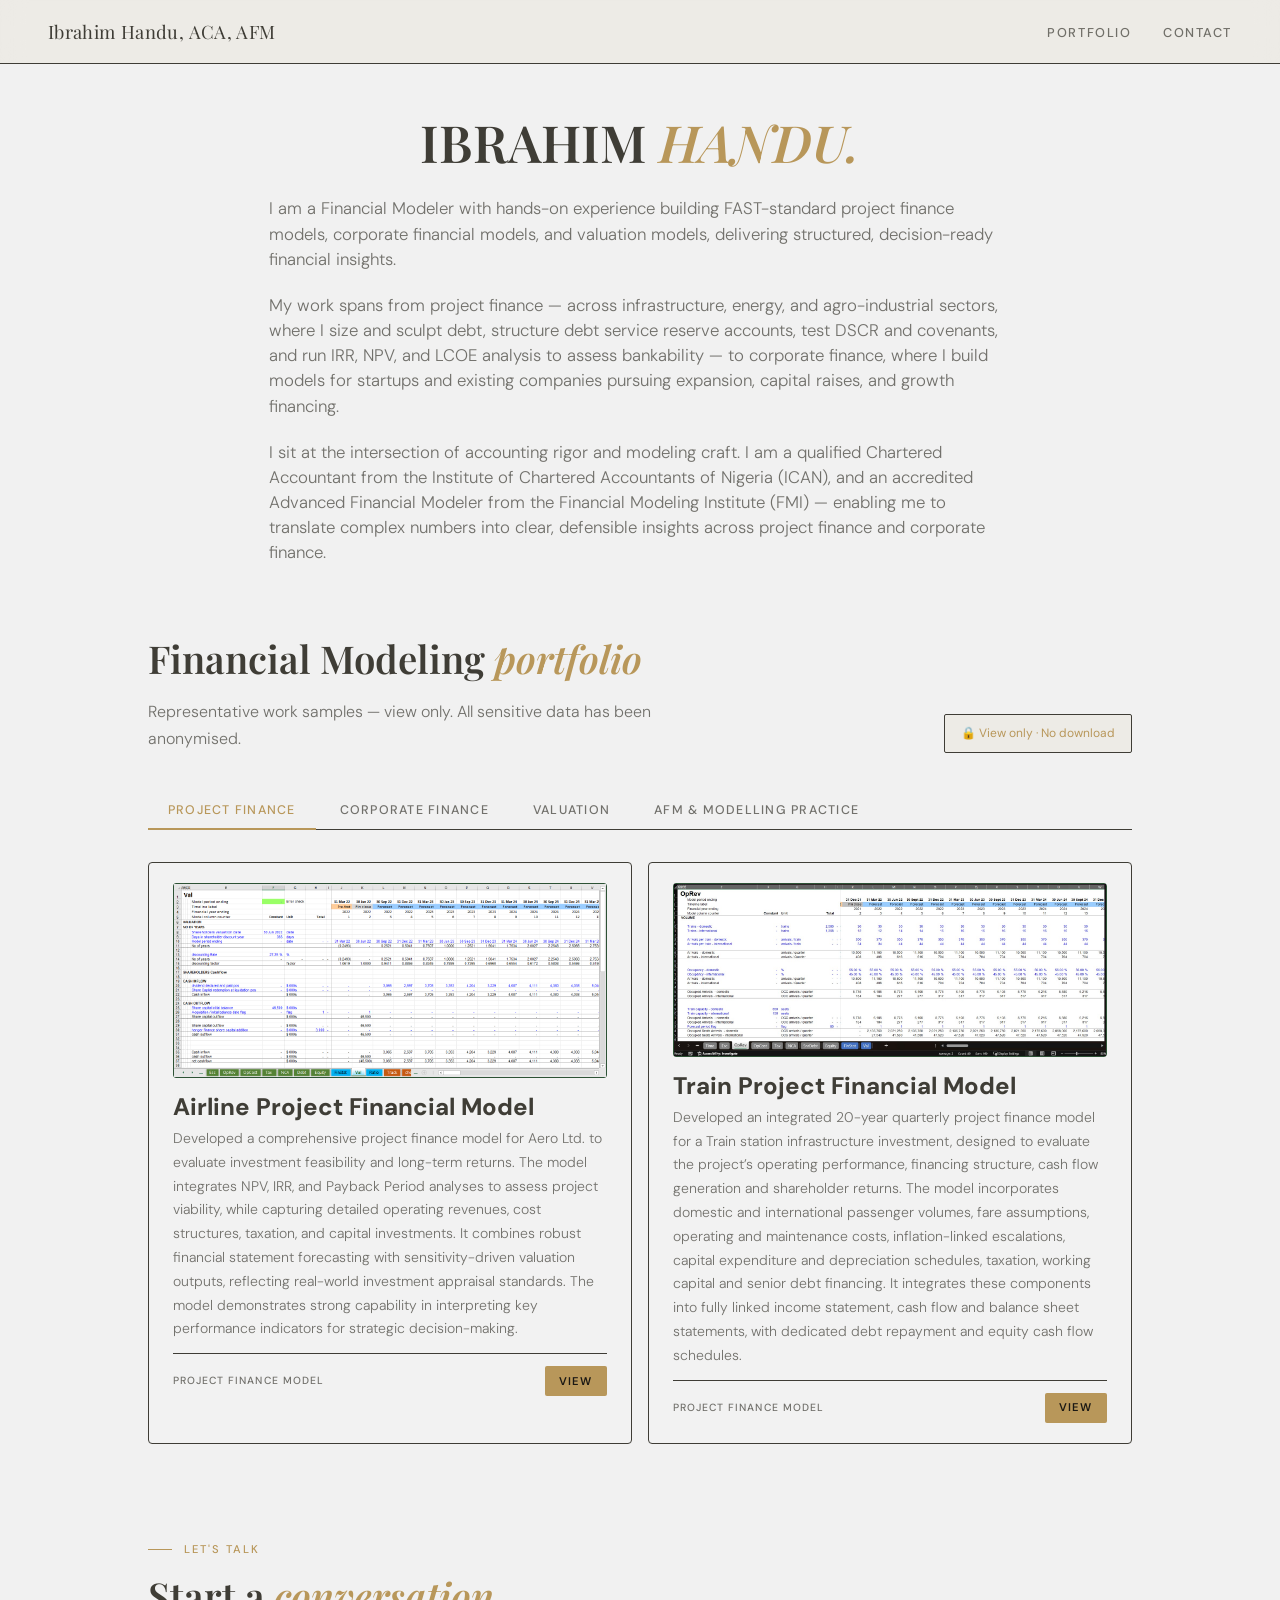
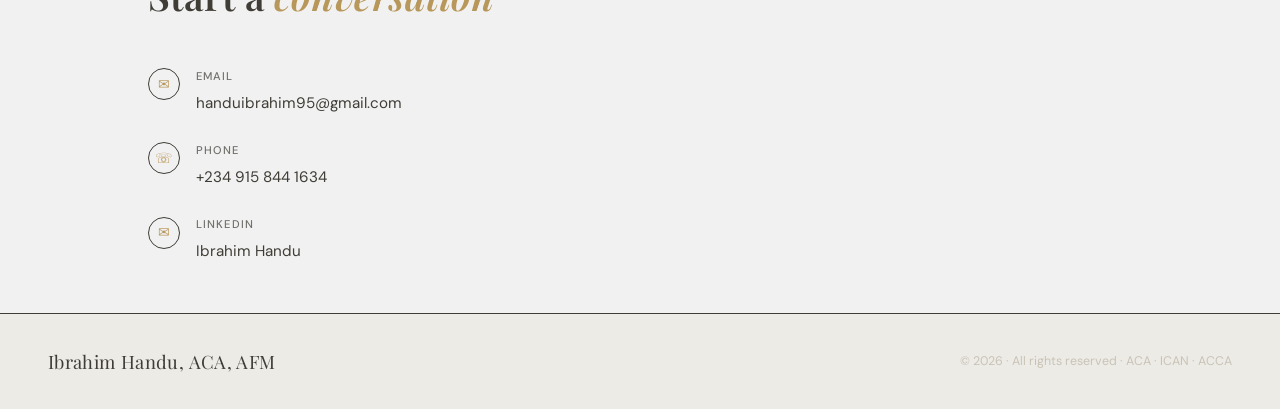
<file: index.html>
<!DOCTYPE html>
<html lang="en">
<head>
<meta charset="UTF-8" />
<meta name="viewport" content="width=device-width, initial-scale=1.0" />
<title>Ibrahim HANDU</title>
<link rel="stylesheet" href="portfolio.css">
<!-- <link rel="icon" type="image/png" href="assets/HI Monogram Logo.jpeg" /> -->
<link href="https://fonts.googleapis.com/css2?family=Playfair+Display:ital,wght@0,400;0,600;1,400&family=DM+Sans:wght@300;400;500&display=swap" rel="stylesheet" />

</head>
<body>

<!-- NAV -->
<nav>
  <div class="nav-logo">Ibrahim Handu, ACA, AFM</div>
  <ul class="nav-links">
    <!-- <li><a href="#services">Services</a></li> -->
    <li><a href="#documents">Portfolio</a></li>
    <!-- <li><a href="#testimonials">Testimonials</a></li> -->
    <li><a href="#contact">Contact</a></li>
  </ul>
</nav>

<!-- HERO -->
<section class="hero" id="home">

  <h1>IBRAHIM <em>HANDU.</em></h1>

  <p>
    I am a Financial Modeler with hands-on experience building FAST-standard project finance models, corporate financial models, and valuation models, delivering structured, decision-ready financial insights.</p> 
    
    <p> My work spans from project finance — across infrastructure, energy, and agro-industrial sectors, where I size and sculpt debt, structure debt service reserve accounts, test DSCR and covenants, and run IRR, NPV, and LCOE analysis to assess bankability — to corporate finance, where I build models for startups and existing companies pursuing expansion, capital raises, and growth financing.</p>
    
    <p>I sit at the intersection of accounting rigor and modeling craft. I am a qualified Chartered Accountant from the Institute of Chartered Accountants of Nigeria (ICAN), and an accredited Advanced Financial Modeler from the Financial Modeling Institute (FMI) — enabling me to translate complex numbers into clear, defensible insights across project finance and corporate finance.
  </p>
  <!-- <div class="btn-group">
      <a href="#documents" class="btn btn-primary">View Portfolio ↓</a>
      <a href="#contact" class="btn btn-outline">Get in Touch</a>
    </div> -->
    
</section>

<!-- SERVICES -->
<!-- <section id="services" class="alt">
  <div class="section-header">
    <div class="eyebrow">What I offer</div>
    <h2>Comprehensive <em>financial services</em></h2>
    <p class="sec-desc">Tailored solutions across audit, tax, advisory, and reporting — built to meet IFRS and Nigerian GAAP standards.</p>
  </div>
  <div class="services-grid">
    <div class="svc"><div class="svc-icon">⚖</div><h3>Audit & Assurance</h3><p>Independent statutory audits, internal control reviews, and compliance assessments that build stakeholder confidence.</p></div>
    <div class="svc"><div class="svc-icon">◈</div><h3>Tax Planning</h3><p>Corporate and personal income tax advisory, FIRS compliance, transfer pricing documentation, and VAT management.</p></div>
    <div class="svc"><div class="svc-icon">⬡</div><h3>Financial Reporting</h3><p>IFRS-compliant financial statements, management accounts, and consolidated group reporting for listed and unlisted entities.</p></div>
    <div class="svc"><div class="svc-icon">◇</div><h3>CFO Advisory</h3><p>Fractional CFO services including budgeting, cash flow forecasting, investor relations support, and board reporting.</p></div>
    <div class="svc"><div class="svc-icon">△</div><h3>Forensic Accounting</h3><p>Fraud investigation, dispute resolution, asset tracing, and litigation support for legal and regulatory proceedings.</p></div>
    <div class="svc"><div class="svc-icon">○</div><h3>Business Valuation</h3><p>DCF, comparable company, and asset-based valuations for M&A transactions, fundraising rounds, and corporate restructuring.</p></div>
  </div>
</section> -->

<!-- DOCUMENTS -->
<section id="documents">
  <div class="docs-top">
    <div>
      <div class="section-header" style="margin-bottom:0">
        <!-- <div class="eyebrow">Project samples</div> -->
        <h2>Financial Modeling <em>portfolio</em></h2>
        <p class="sec-desc">Representative work samples — view only. All sensitive data has been anonymised.</p>
      </div>
    </div>
    <div class="lock-badge">🔒 View only · No download</div>
  </div>
  <div class="doc-tabs">
    <button class="tab on" onclick="switchTab('pro',this)">Project Finance</button>
    <button class="tab" onclick="switchTab('cop',this)">Corporate finance</button>
    <button class="tab" onclick="switchTab('val',this)">Valuation</button>
    <button class="tab" onclick="switchTab('afm',this)">AFM & Modelling Practice</button>
  </div>

  <div class="doc-panel on" id="panel-pro">
    
    <!-- airline project finance model -->
    <div class="doc-card">
      <div class="doc-top">
        <div class="doc-ico xl">
          <img src="assets/aero.png" alt="">
        </div>
        <div>
          <div class="doc-title">Airline Project Financial Model</div>
          <div class="doc-sub">Developed a comprehensive project finance model for Aero Ltd. to evaluate investment feasibility and long-term returns. The model integrates NPV, IRR, and Payback Period analyses to assess project viability, while capturing detailed operating revenues, cost structures, taxation, and capital investments. It combines robust financial statement forecasting with sensitivity-driven valuation outputs, reflecting real-world investment appraisal standards. The model demonstrates strong capability in interpreting key performance indicators for strategic decision-making. <!--Annual · FMCG Client--></div>
        </div>
      </div>
      <div class="doc-foot">
        <span class="doc-tag">project finance model</span>
        <a href="https://1drv.ms/x/c/eab578e036866cc8/IQCDWZajL7tOS5EGHPJQ7fM1ARDeuaVE4CrnKT7tUUBVJP0?e=PzTRGk" target="_blank" class="view-btn">View</a>
      </div>
    </div>
    
    <!-- Isolated Mini grid -->
    <!-- <div class="doc-card">
      <div class="doc-top">
        <div class="doc-ico xl">
          <img src="assets/minigrid.jpeg" alt="Isolated Mini Grid">
        </div>
        <div>
          <div class="doc-title">Isolated Mini Grid</div>
          <div class="doc-sub"> --><!--Annual · FMCG Client--> <!--  </div>
        </div>
      </div>
      <div class="doc-foot">
        <span class="doc-tag">project finance model</span>
        <a href="https://1drv.ms/x/c/eab578e036866cc8/IQB8qtjO6fl6TYCX_soZ273gAc9HJihjQOLPMzm1CztQWik?e=2wCigx" target="_blank" class="view-btn">View</a>
      </div>
    </div> -->

    <!-- Train Project -->
    <div class="doc-card">
      <div class="doc-top">
        <div class="doc-ico xl">
          <img src="assets/train-project.jpeg" alt="Train Project">
        </div>
        <div>
          <div class="doc-title">Train Project Financial Model</div>
          <div class="doc-sub">
            Developed an integrated 20-year quarterly project finance model for a Train station infrastructure investment, designed to evaluate the project’s operating performance, financing structure, cash flow generation and shareholder returns.
            
            The model incorporates domestic and international passenger volumes, fare assumptions, operating and maintenance costs, inflation-linked escalations, capital expenditure and depreciation schedules, taxation, working capital and senior debt financing. It integrates these components into fully linked income statement, cash flow and balance sheet statements, with dedicated debt repayment and equity cash flow schedules.
             <!--Annual · FMCG Client-->
          </div>
        </div>
      </div>
      <div class="doc-foot">
        <span class="doc-tag">project finance model</span>
        <a href="" target="_blank" class="view-btn">View</a>
      </div>
    </div>

  </div>

  <div class="doc-panel" id="panel-cop">

    <!-- hotel hospitality model -->
    <div class="doc-card">
      <div class="doc-top">
        <div class="doc-ico xl">
          <img src="assets/aero.png" alt="">
        </div>
        <div>
          <div class="doc-title">Hotel Hospitality FP&A Model</div>
          <div class="doc-sub">Built a fully dynamic FP&A financial model for a hotel group to support strategic planning, budgeting, and performance management. The model integrates the Income Statement, Balance Sheet, and Cash Flow Statement, offering a forward-looking view of occupancy-driven revenues, cost efficiency, and capital allocation across multiple properties. It also includes comprehensive ratio analysis to evaluate profitability, liquidity, and operational performance for informed decision-making. <!--M&A Advisory · Fintech Target--></div>
        </div>
      </div>
      <div class="doc-foot">
        <span class="doc-tag">FP&A</span>
        <a href="https://1drv.ms/x/c/eab578e036866cc8/IQDvaZrehdYPQ7XUO8OGBxaBAVCkrLo098Wsu258EjVJReY?e=dPumal" target="_blank" class="view-btn">View</a>
      </div>
    </div>

    <!-- healthcare -->
    <div class="doc-card">
      <div class="doc-top">
        <div class="doc-ico xl">
          <img src="assets/good_care.png" alt="">
        </div>
        <div>
          <div class="doc-title">Healthcare FP&A Model</div>
          <div class="doc-sub">Built a fully dynamic FP&A financial model for a hospital group to support strategic planning, budgeting, and performance management. The model integrates the Income Statement, Balance Sheet, and Cash Flow Statement, providing a forward-looking view of profitability, liquidity, and capital efficiency across multiple service lines. <!--Q3 2024 · Retail Group--></div>
        </div>
      </div>
      <div class="doc-foot">
        <span class="doc-tag">FP&A</span>
        <a href="https://1drv.ms/x/c/eab578e036866cc8/IQDvn3jHaiiYR5ODmIxMuq3cAbuhjXfRT4KGGX6GmYUrNXE?e=NItFRU" target="_blank" class="view-btn">View</a>
      </div>
    </div>

  </div>

  <div class="doc-panel" id="panel-val">

    <!-- walmart -->
    <div class="doc-card">
      <div class="doc-top">
        <div class="doc-ico xl">
          <img src="assets/walmart.png" alt="">
        </div>
        <div>
          <div class="doc-title">DCF Valuation Model on Walmart</div>
          <div class="doc-sub">Developed a fully integrated DCF valuation model and a valuation multiple Ev/Ebitda to determine the intrinsic equity value of Walmart Inc., incorporating detailed forecasting of free cash flows computation consistent with professional valuation standards.</div>
        </div>
      </div>
      <div class="doc-foot">
        <span class="doc-tag">Valuation</span>
        <a href="https://1drv.ms/x/c/eab578e036866cc8/IQAPPWe_GPm1QKf3S985ydyxAYCoWDmayiGElwzcFNnwqD8?e=mdOggU" target="_blank" class="view-btn">View</a>
      </div>
    </div>

    <!-- zenith -->
    <div class="doc-card">
      <div class="doc-top">
        <div class="doc-ico xl">
          <img src="assets/zenith.jpeg" alt="">
        </div>
        <div>
          <div class="doc-title">DCF Valuation Model on Zenith</div>
          <div class="doc-sub">Developed a bank-specific DCF valuation and Comparable Company Analysis (CCA) for Zenith Bank Nigeria to estimate intrinsic and relative equity value. The analysis includes DCF-based implied share value, peer valuation multiples and a football field chart, with the resulting valuation broadly in line with analyst estimates.</div>
        </div>
      </div>
      <div class="doc-foot">
        <span class="doc-tag">Valuation</span>
        <a href="https://1drv.ms/x/c/eab578e036866cc8/IQAEPBofa8S0SJCUp5VX3g75AYge3D6E0jHNLc3exUiaRwE?e=6vegsI" target="_blank" class="view-btn">View</a>
      </div>
    </div>

  </div>

  <div class="doc-panel" id="panel-afm">

    <div class="doc-card">
      <div class="doc-top">
        <div class="doc-ico xl">
          <img src="assets/global-discount-financial-model.png" alt="">
        </div>
        <div>
          <div class="doc-title">Global Discount Inc.</div>
          <!-- <div class="doc-sub">Description of the worksheet goes here.</div> -->
        </div>
      </div>
      <div class="doc-foot">
        <span class="doc-tag">AFM & Modelling Practice</span>
        <a href="pdf/AFM_Exam_Worksheet Global Discount Ibrahim Handu.pdf" target="_blank" class="view-btn">View</a>
      </div>
    </div>

    <div class="doc-card">
      <div class="doc-top">
        <div class="doc-ico xl">
          <img src="assets/KPG-financial-model.png" alt="">
        </div>
        <div>
          <div class="doc-title">KPG Corps</div>
          <!-- <div class="doc-sub">Description of the mock goes here.</div> -->
        </div>
      </div>
      <div class="doc-foot">
        <span class="doc-tag">AFM & Modelling Practice</span>
        <a href="pdf/AFM_Mock_KPG_Ibrahim Handu.pdf" target="_blank" class="view-btn">View</a>
      </div>
    </div>

    <div class="doc-card">
      <div class="doc-top">
        <div class="doc-ico xl">
          <img src="assets/nudu-noodles-financial-model.png" alt="">
        </div>
        <div>
          <div class="doc-title">Nudu Noodles</div>
          <!-- <div class="doc-sub">Description of the mock goes here.</div> -->
        </div>
      </div>
      <div class="doc-foot">
        <span class="doc-tag">AFM & Modelling Practice</span>
        <a href="pdf/AFM_Mock_NuduNoodles_Ibrahim Handu.pdf" target="_blank" class="view-btn">View</a>
      </div>
    </div>

    <div class="doc-card">
      <div class="doc-top">
        <div class="doc-ico xl">
          <img src="assets/ctd-industries-financial-model.png" alt="">
        </div>
        <div>
          <div class="doc-title">CTD Industries</div>
          <!-- <div class="doc-sub">Description of the mock goes here.</div> -->
        </div>
      </div>
      <div class="doc-foot"><span class="doc-tag">AFM & Modelling Practice</span><a href="pdf/AFMMockCTDIndustries - Ibrahim Handu.pdf" target="_blank" class="view-btn">View</a></div>
    </div>

    <div class="doc-card">
      <div class="doc-top">
        <div class="doc-ico xl">
          <img src="assets/henderson-manufacturing-financial-model.png" alt="">
        </div>
        <div>
          <div class="doc-title">Henderson Manufacturing</div>
          <!-- <div class="doc-sub">Description of the report goes here.</div> -->
        </div>
      </div>
      <div class="doc-foot">
        <span class="doc-tag">AFM & Modelling Practice</span>
        <a href="pdf/Henderson Manufacturing -  Ibrahim Handu V_1.pdf" target="_blank" class="view-btn">View</a>
      </div>
    </div>

    <div class="doc-card">
      <div class="doc-top">
        <div class="doc-ico xl">
          <img src="assets/pure-wave-financial-model.png" alt="">
        </div>
        <div>
          <div class="doc-title">PureWave Sips Historicals</div>
          <!-- <div class="doc-sub">Description of the report goes here.</div> -->
        </div>
      </div>
      <div class="doc-foot">
        <span class="doc-tag">AFM & Modelling Practice</span>
        <a href="pdf/AFM_Mock_PureWave_Sips_Historicals- Ibrahim Handu.pdf" target="_blank" class="view-btn">View</a>
      </div>
    </div>

    <div class="doc-card">
      <div class="doc-top">
        <div class="doc-ico xl">
          <img src="assets/xcel-stores-financial-model.png" alt="">
        </div>
        <div>
          <div class="doc-title">Xcel Stores Properties</div>
          <!-- <div class="doc-sub">Description of the report goes here.</div> -->
        </div>
      </div>
      <div class="doc-foot">
        <span class="doc-tag">AFM & Modelling Practice</span>
        <a href="pdf/AFMMockXcelStoresProperties_Ibrahim Handu.pdf" target="_blank" class="view-btn">View</a>
      </div>
    </div>

  </div>


</section>

<!-- TESTIMONIALS -->
<!-- <section id="testimonials" class="alt">
  <div class="section-header">
    <div class="eyebrow">Client voices</div>
    <h2>What clients <em>say</em></h2>
  </div>
  <div class="tgrid">
    <div class="tcard">
      <div class="tquote">"</div>
      <p class="ttext">Ibrahim transformed our financial reporting process. The clarity he brought to our board-level presentations directly contributed to securing our Series A funding.</p>
      <div class="tauthor">Chukwuemeka Eze</div>
      <div class="trole">CEO, TechBridge Nigeria</div>
    </div>
    <div class="tcard">
      <div class="tquote">"</div>
      <p class="ttext">His audit team identified material misstatements our previous auditors had missed for two consecutive years. Thorough, professional, and discreet.</p>
      <div class="tauthor">Funmi Adeyemi</div>
      <div class="trole">CFO, Lagoon Retail Group</div>
    </div>
    <div class="tcard">
      <div class="tquote">"</div>
      <p class="ttext">We saved ₦18M in avoidable tax through his transfer pricing documentation. The investment in his advisory service paid for itself many times over.</p>
      <div class="tauthor">Dr. Kabiru Musa</div>
      <div class="trole">MD, NorthStar Holdings</div>
    </div>
  </div>
</section> -->

<!-- CONTACT -->
<section id="contact">
  <div class="section-header">
    <div class="eyebrow">Let's talk</div>
    <h2>Start a <em>conversation</em></h2>
  </div>
  <div class="cinfo">
    <div class="citem">
      <div class="cicon">✉</div>
      <div>
        <div class="clabel">Email</div>
        <a href="mailto:handuibrahim95@gmail.com" class="cval">handuibrahim95@gmail.com</a>
      </div>
    </div>
    <div class="citem">
      <div class="cicon">☏</div>
      <div>
        <div class="clabel">Phone</div>
        <a href="tel:+2349158441634" class="cval">+234 915 844 1634</a>
      </div>
    </div>
    <div class="citem">
      <div class="cicon">✉</div>
      <div>
        <div class="clabel">LinkedIn</div>
        <a href="https://www.linkedin.com/in/ibrahim-handu-?utm_source=share_via&utm_content=profile&utm_medium=member_ios" target="_blank" class="cval">Ibrahim Handu</a>
      </div>
    </div>
  </div>
</section>

<!-- FOOTER -->
<footer>
  <div class="flogo">Ibrahim Handu, ACA, AFM</div>
  <p>© 2026 · All rights reserved · ACA · ICAN · ACCA</p>
</footer>

<!-- MODAL -->
<div class="modal-bg no-copy" id="docModal" oncontextmenu="return false;">
  <div class="modal">
    <div class="modal-hd">
      <span class="modal-title" id="modalTitle">Document</span>
      <div class="modal-ctrls">
        <span class="vo-badge">🔒 View only</span>
        <button class="modal-x" onclick="closeModal()">✕</button>
      </div>
    </div>
    <div class="modal-body" id="modalBody"></div>
  </div>
</div>

<script src="portfolio.js"></script>
</body>
</html>


<!-- 


  <div class="hero-text">
    <div class="hero-eyebrow">Chartered Accountant · Lagos, Nigeria</div>
    <h1>Financial clarity<br/>for <em>ambitious</em><br/>businesses.</h1>
    <p class="hero-desc"> ___Over 14 years delivering precise financial oversight, strategic tax planning, and audit excellence to SMEs, corporates, and high-net-worth individuals across West Africa.___ An accounting graduate with a strong passion for financial modeling, valuation, and corporate finance strategy. My experience spans developing 3-statement FP&A models, Project models , DCF valuations models across diverse sectors.</p>
    <div class="btn-group">
      <a href="#documents" class="btn btn-primary">View Portfolio ↓</a>
      <a href="#contact" class="btn btn-outline">Get in Touch</a>
    </div>
  </div>
  <div class="hero-visual">
    <div class="stats-card">
      <div class="stats-grid">
        <div><div class="stat-num">14<span>+</span></div><div class="stat-label">Years experience</div></div>
        <div><div class="stat-num">200<span>+</span></div><div class="stat-label">Clients served</div></div>
        <div><div class="stat-num">₦4B<span>+</span></div><div class="stat-label">Assets managed</div></div>
        <div><div class="stat-num">98<span>%</span></div><div class="stat-label">Client retention</div></div>
      </div>
      <div class="cert-row">
        <span class="cert-badge">ACA</span>
        <span class="cert-badge">ICAN</span>
        <span class="cert-badge">ACCA</span>
        <span class="cert-badge">CPA</span>
        <span class="cert-badge">CFE</span>
      </div>
    </div>
  </div> 
  
  
-->
</file>
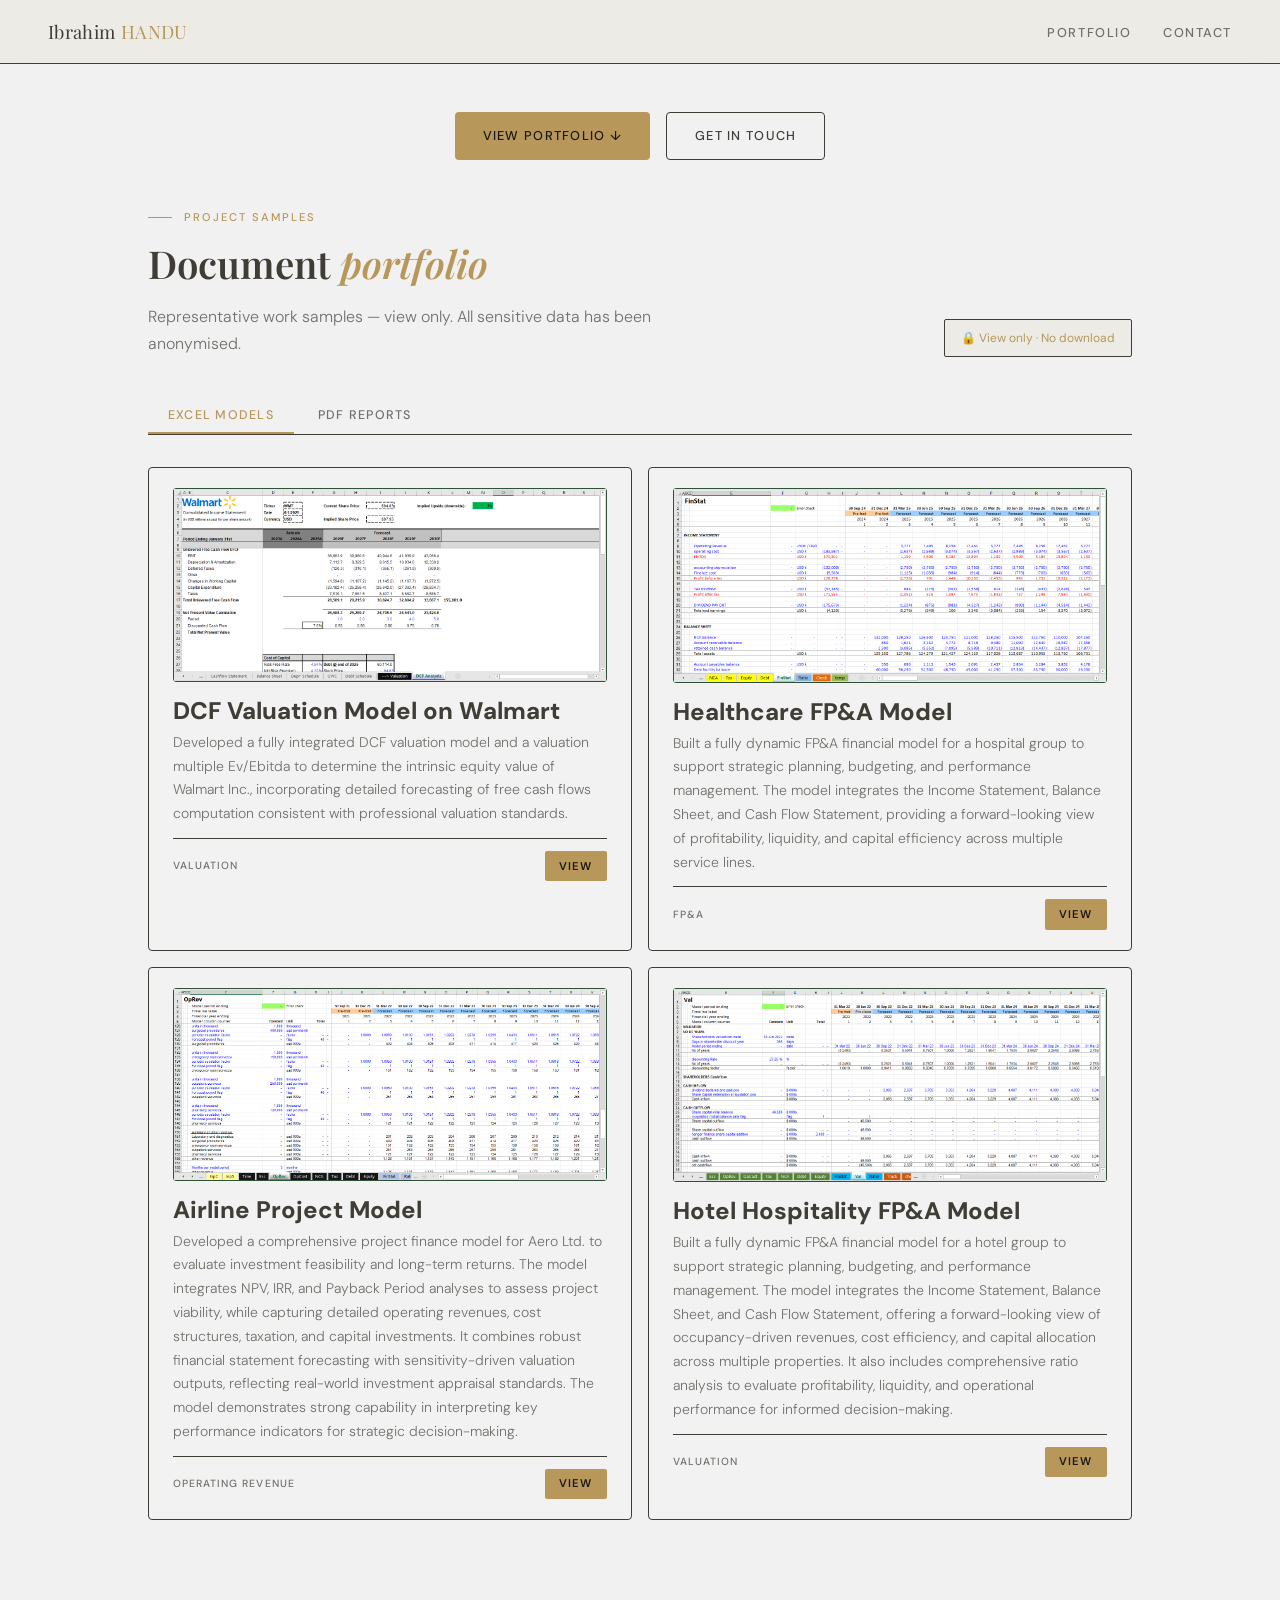
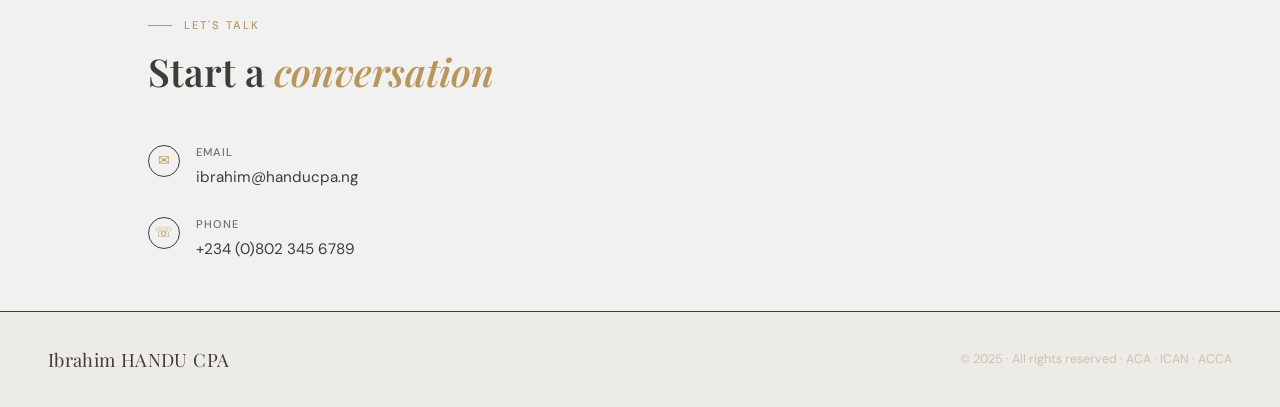
<file: portfolio.html>
<!DOCTYPE html>
<html lang="en">
<head>
<meta charset="UTF-8" />
<meta name="viewport" content="width=device-width, initial-scale=1.0" />
<title>Ibrahim HANDU — Chartered Accountant</title>
<link rel="stylesheet" href="portfolio.css">
<link href="https://fonts.googleapis.com/css2?family=Playfair+Display:ital,wght@0,400;0,600;1,400&family=DM+Sans:wght@300;400;500&display=swap" rel="stylesheet" />

</head>
<body>

<!-- NAV -->
<nav>
  <div class="nav-logo">Ibrahim <span>HANDU</span></div>
  <ul class="nav-links">
    <!-- <li><a href="#services">Services</a></li> -->
    <li><a href="#documents">Portfolio</a></li>
    <!-- <li><a href="#testimonials">Testimonials</a></li> -->
    <li><a href="#contact">Contact</a></li>
  </ul>
</nav>

<!-- HERO -->
<section class="hero" id="home">

    <div class="btn-group">
      <a href="#documents" class="btn btn-primary">View Portfolio ↓</a>
      <a href="#contact" class="btn btn-outline">Get in Touch</a>
    </div>
    
</section>

<!-- SERVICES -->
<!-- <section id="services" class="alt">
  <div class="section-header">
    <div class="eyebrow">What I offer</div>
    <h2>Comprehensive <em>financial services</em></h2>
    <p class="sec-desc">Tailored solutions across audit, tax, advisory, and reporting — built to meet IFRS and Nigerian GAAP standards.</p>
  </div>
  <div class="services-grid">
    <div class="svc"><div class="svc-icon">⚖</div><h3>Audit & Assurance</h3><p>Independent statutory audits, internal control reviews, and compliance assessments that build stakeholder confidence.</p></div>
    <div class="svc"><div class="svc-icon">◈</div><h3>Tax Planning</h3><p>Corporate and personal income tax advisory, FIRS compliance, transfer pricing documentation, and VAT management.</p></div>
    <div class="svc"><div class="svc-icon">⬡</div><h3>Financial Reporting</h3><p>IFRS-compliant financial statements, management accounts, and consolidated group reporting for listed and unlisted entities.</p></div>
    <div class="svc"><div class="svc-icon">◇</div><h3>CFO Advisory</h3><p>Fractional CFO services including budgeting, cash flow forecasting, investor relations support, and board reporting.</p></div>
    <div class="svc"><div class="svc-icon">△</div><h3>Forensic Accounting</h3><p>Fraud investigation, dispute resolution, asset tracing, and litigation support for legal and regulatory proceedings.</p></div>
    <div class="svc"><div class="svc-icon">○</div><h3>Business Valuation</h3><p>DCF, comparable company, and asset-based valuations for M&A transactions, fundraising rounds, and corporate restructuring.</p></div>
  </div>
</section> -->

<!-- DOCUMENTS -->
<section id="documents">
  <div class="docs-top">
    <div>
      <div class="section-header" style="margin-bottom:0">
        <div class="eyebrow">Project samples</div>
        <h2>Document <em>portfolio</em></h2>
        <p class="sec-desc">Representative work samples — view only. All sensitive data has been anonymised.</p>
      </div>
    </div>
    <div class="lock-badge">🔒 View only · No download</div>
  </div>
  <div class="doc-tabs">
    <button class="tab on" onclick="switchTab('excel',this)">Excel Models</button>
    <button class="tab" onclick="switchTab('pdf',this)">PDF Reports</button>
  </div>

  <div class="doc-panel on" id="panel-excel">

    <div class="doc-card">
      <div class="doc-top">
        <div class="doc-ico xl">
          <img src="/bosun_portfolio/assets/walmart.png" alt="">
        </div>
        <div>
          <div class="doc-title">DCF Valuation Model on Walmart</div>
          <div class="doc-sub">Developed a fully integrated DCF valuation model and a valuation multiple Ev/Ebitda to determine the intrinsic equity value of Walmart Inc., incorporating detailed forecasting of free cash flows computation consistent with professional valuation standards.<!--FY 2024 · Manufacturing SME--></div>
        </div>
      </div>
      <div class="doc-foot">
        <span class="doc-tag">Valuation</span>
        <a href="https://1drv.ms/x/c/eab578e036866cc8/IQAPPWe_GPm1QKf3S985ydyxAYCoWDmayiGElwzcFNnwqD8?e=mdOggU" target="_blank" class="view-btn">View</a>
      </div>
    </div>

    <div class="doc-card">
      <div class="doc-top">
        <div class="doc-ico xl">
          <img src="assets/hotel_hilton.png" alt="">
        </div>
        <div>
          <div class="doc-title">Healthcare FP&A Model</div>
          <div class="doc-sub">Built a fully dynamic FP&A financial model for a hospital group to support strategic planning, budgeting, and performance management. The model integrates the Income Statement, Balance Sheet, and Cash Flow Statement, providing a forward-looking view of profitability, liquidity, and capital efficiency across multiple service lines. <!--Q3 2024 · Retail Group--></div>
        </div>
      </div>
      <div class="doc-foot">
        <span class="doc-tag">FP&A</span>
        <a href="https://1drv.ms/x/c/eab578e036866cc8/IQDvn3jHaiiYR5ODmIxMuq3cAbuhjXfRT4KGGX6GmYUrNXE?e=NItFRU" target="_blank" class="view-btn">View</a>
      </div>
    </div>

    <div class="doc-card">
      <div class="doc-top">
        <div class="doc-ico xl">
          <img src="assets/good_care.png" alt="">
        </div>
        <div>
          <div class="doc-title">Airline Project Model</div>
          <div class="doc-sub">Developed a comprehensive project finance model for Aero Ltd. to evaluate investment feasibility and long-term returns. The model integrates NPV, IRR, and Payback Period analyses to assess project viability, while capturing detailed operating revenues, cost structures, taxation, and capital investments. It combines robust financial statement forecasting with sensitivity-driven valuation outputs, reflecting real-world investment appraisal standards. The model demonstrates strong capability in interpreting key performance indicators for strategic decision-making. <!--Annual · FMCG Client--></div>
        </div>
      </div>
      <div class="doc-foot">
        <span class="doc-tag">operating revenue</span>
        <a href="https://1drv.ms/x/c/eab578e036866cc8/IQCDWZajL7tOS5EGHPJQ7fM1ARDeuaVE4CrnKT7tUUBVJP0?e=PzTRGk" target="_blank" class="view-btn">View</a>
      </div>
    </div>

    <div class="doc-card">
      <div class="doc-top">
        <div class="doc-ico xl">
          <img src="assets/aero.png" alt="">
        </div>
        <div>
          <div class="doc-title">Hotel Hospitality FP&A Model</div>
          <div class="doc-sub">Built a fully dynamic FP&A financial model for a hotel group to support strategic planning, budgeting, and performance management. The model integrates the Income Statement, Balance Sheet, and Cash Flow Statement, offering a forward-looking view of occupancy-driven revenues, cost efficiency, and capital allocation across multiple properties. It also includes comprehensive ratio analysis to evaluate profitability, liquidity, and operational performance for informed decision-making. <!--M&A Advisory · Fintech Target--></div>
        </div>
      </div>
      <div class="doc-foot">
        <span class="doc-tag">Valuation</span>
        <a href="https://1drv.ms/x/c/eab578e036866cc8/IQDvaZrehdYPQ7XUO8OGBxaBAVCkrLo098Wsu258EjVJReY?e=dPumal" target="_blank" class="view-btn">View</a>
      </div>
    </div>
  </div>

  <div class="doc-panel" id="panel-pdf">

    <div class="doc-card">
      <div class="doc-top">
        <div class="doc-ico pd">
          <div class="pdf-view"alt="PDF">PDF</div>
        </div>
        <div>
          <div class="doc-title">AFM_Exam_Worksheet Global Discount</div>
          <div class="doc-sub">Description of the worksheet goes here.</div>
        </div>
      </div>
      <div class="doc-foot">
        <span class="doc-tag">Audit</span>
        <a href="pdf/AFM_Exam_Worksheet Global Discount Ibrahim Handu.pdf" target="_blank" class="view-btn">View</a>
      </div>
    </div>

    <div class="doc-card">
      <div class="doc-top">
        <div class="doc-ico pd">PDF</div>
        <div>
          <div class="doc-title">AFM_Mock_KPG</div>
          <div class="doc-sub">Description of the mock goes here.</div>
        </div>
      </div>
      <div class="doc-foot">
        <span class="doc-tag">Tax</span>
        <a href="pdf/AFM_Mock_KPG_Ibrahim Handu.pdf" target="_blank" class="view-btn">View</a>
      </div>
    </div>

    <div class="doc-card">
      <div class="doc-top"><div class="doc-ico pd">PDF</div><div><div class="doc-title">AFM_Mock_NuduNoodles</div><div class="doc-sub">Description of the mock goes here.</div></div></div>
      <div class="doc-foot"><span class="doc-tag">Valuation</span><a href="pdf/AFM_Mock_NuduNoodles_Ibrahim Handu.pdf" target="_blank" class="view-btn">View</a></div>
    </div>

    <div class="doc-card">
      <div class="doc-top"><div class="doc-ico pd">PDF</div><div><div class="doc-title">AFMMockCTDIndustries</div><div class="doc-sub">Description of the mock goes here.</div></div></div>
      <div class="doc-foot"><span class="doc-tag">Management Accounts</span><a href="pdf/AFMMockCTDIndustries - Ibrahim Handu.pdf" target="_blank" class="view-btn">View</a></div>
    </div>

    <div class="doc-card">
      <div class="doc-top">
        <div class="doc-ico pd">PDF</div>
        <div>
          <div class="doc-title">Henderson Manufacturing</div>
          <div class="doc-sub">Description of the report goes here.</div>
        </div>
      </div>
      <div class="doc-foot">
        <span class="doc-tag">Management Accounts</span>
        <a href="pdf/Henderson Manufacturing -  Ibrahim Handu V_1.pdf - Ibrahim Handu.pdf" target="_blank" class="view-btn">View</a>
      </div>
    </div>

  </div>
</section>

<!-- TESTIMONIALS -->
<!-- <section id="testimonials" class="alt">
  <div class="section-header">
    <div class="eyebrow">Client voices</div>
    <h2>What clients <em>say</em></h2>
  </div>
  <div class="tgrid">
    <div class="tcard">
      <div class="tquote">"</div>
      <p class="ttext">Ibrahim transformed our financial reporting process. The clarity he brought to our board-level presentations directly contributed to securing our Series A funding.</p>
      <div class="tauthor">Chukwuemeka Eze</div>
      <div class="trole">CEO, TechBridge Nigeria</div>
    </div>
    <div class="tcard">
      <div class="tquote">"</div>
      <p class="ttext">His audit team identified material misstatements our previous auditors had missed for two consecutive years. Thorough, professional, and discreet.</p>
      <div class="tauthor">Funmi Adeyemi</div>
      <div class="trole">CFO, Lagoon Retail Group</div>
    </div>
    <div class="tcard">
      <div class="tquote">"</div>
      <p class="ttext">We saved ₦18M in avoidable tax through his transfer pricing documentation. The investment in his advisory service paid for itself many times over.</p>
      <div class="tauthor">Dr. Kabiru Musa</div>
      <div class="trole">MD, NorthStar Holdings</div>
    </div>
  </div>
</section> -->

<!-- CONTACT -->
<section id="contact">
  <div class="section-header">
    <div class="eyebrow">Let's talk</div>
    <h2>Start a <em>conversation</em></h2>
  </div>
  <div class="cinfo">
    <div class="citem">
      <div class="cicon">✉</div>
      <div><div class="clabel">Email</div><div class="cval">ibrahim@handucpa.ng</div></div>
    </div>
    <div class="citem">
      <div class="cicon">☏</div>
      <div><div class="clabel">Phone</div><div class="cval">+234 (0)802 345 6789</div></div>
    </div>
  </div>
</section>

<!-- FOOTER -->
<footer>
  <div class="flogo">Ibrahim HANDU CPA</div>
  <p>© 2025 · All rights reserved · ACA · ICAN · ACCA</p>
</footer>

<!-- MODAL -->
<div class="modal-bg no-copy" id="docModal" oncontextmenu="return false;">
  <div class="modal">
    <div class="modal-hd">
      <span class="modal-title" id="modalTitle">Document</span>
      <div class="modal-ctrls">
        <span class="vo-badge">🔒 View only</span>
        <button class="modal-x" onclick="closeModal()">✕</button>
      </div>
    </div>
    <div class="modal-body" id="modalBody"></div>
  </div>
</div>

<script src="portfolio.js"></script>
</body>
</html>



<!-- 


  <div class="hero-text">
    <div class="hero-eyebrow">Chartered Accountant · Lagos, Nigeria</div>
    <h1>Financial clarity<br/>for <em>ambitious</em><br/>businesses.</h1>
    <p class="hero-desc"> ___Over 14 years delivering precise financial oversight, strategic tax planning, and audit excellence to SMEs, corporates, and high-net-worth individuals across West Africa.___ An accounting graduate with a strong passion for financial modeling, valuation, and corporate finance strategy. My experience spans developing 3-statement FP&A models, Project models , DCF valuations models across diverse sectors.</p>
    <div class="btn-group">
      <a href="#documents" class="btn btn-primary">View Portfolio ↓</a>
      <a href="#contact" class="btn btn-outline">Get in Touch</a>
    </div>
  </div>
  <div class="hero-visual">
    <div class="stats-card">
      <div class="stats-grid">
        <div><div class="stat-num">14<span>+</span></div><div class="stat-label">Years experience</div></div>
        <div><div class="stat-num">200<span>+</span></div><div class="stat-label">Clients served</div></div>
        <div><div class="stat-num">₦4B<span>+</span></div><div class="stat-label">Assets managed</div></div>
        <div><div class="stat-num">98<span>%</span></div><div class="stat-label">Client retention</div></div>
      </div>
      <div class="cert-row">
        <span class="cert-badge">ACA</span>
        <span class="cert-badge">ICAN</span>
        <span class="cert-badge">ACCA</span>
        <span class="cert-badge">CPA</span>
        <span class="cert-badge">CFE</span>
      </div>
    </div>
  </div> 
  
  
-->
</file>
<file: portfolio.css>
*, *::before, *::after { box-sizing: border-box; margin: 0; padding: 0; }

:root {
  --gold:        #b8975a;
  --gold-light:  #e8d5a8;
  --gold-dim:    #c9a96e;
  --ink:         #3f3d36;
  --ink-soft:    #3f3d36b7;
  --bg:          #F1F1F1;
  --bg-raised:   #201d18;
  --bg-card:     #F2F2F2;
  --border:      #3f3d36;
  --border-s:    #3F3D36;
  --shadow:      0 2px 24px rgba(0,0,0,0.5);
  --r:           4px;
}

html { scroll-behavior: smooth; }

body {
  font-family: 'DM Sans', sans-serif;
  background: var(--bg);
  color: var(--ink);
  font-size: 16px;
  line-height: 1.7;
  overflow-x: hidden;
}

/* NAV */
nav {
  position: fixed; top: 0; left: 0; right: 0; z-index: 100;
  display: flex; align-items: center; justify-content: space-between;
  padding: 1rem 3rem;
  background: #b8975a12;
  backdrop-filter: blur(12px);
  border-bottom: 0.5px solid var(--border);
}
.nav-logo {
  font-family: 'Playfair Display', serif;
  font-size: 1.15rem;
  color: var(--ink);
  letter-spacing: 0.02em;
}
.nav-logo span { color: var(--gold); }
.nav-links { display: flex; gap: 2rem; list-style: none; }
.nav-links a {
  font-size: 0.8rem; font-weight: 500;
  text-transform: uppercase; letter-spacing: 0.12em;
  color: var(--ink-soft); text-decoration: none;
  transition: color 0.2s;
}
.nav-links a:hover { color: var(--gold); }

/* HERO */
.hero {
  /* min-height: 60vh; */
  display: flex;
  flex-direction: column;
  justify-content: center;
  align-items: center;
  width: 80%;
  margin-bottom: 0;
  margin-inline: auto;
  padding: 7rem 3rem 0;
  /* position: relative; */
}

.hero p {
  font-size: 1.05rem; 
  color: var(--ink-soft);
  max-width: 80%; 
  margin-bottom: 1.3rem;
  font-weight: 300; 
  line-height: 1.5;
}
/* 

  .hero::before {
    content: '';
    position: absolute; top: 0; right: 0;
    width: 45%; height: 100%;
    background: linear-gradient(160deg, var(--bg-raised) 0%, var(--bg) 70%);
    z-index: 0;
    border-left: 0.5px solid var(--border);
  } 
  .hero-text { 
    /* position: relative; 
    margin-left: -20em;
    z-index: 1;
    background-color: #1a1814;
    border: #b8975a 1px solid;
    border-radius: 20px;
    width: 50em;
    padding: 50px;
  }
  .hero-eyebrow {
    font-size: 0.72rem; font-weight: 500;
    text-transform: uppercase; letter-spacing: 0.18em;
    color: var(--gold); margin-bottom: 1.25rem;
    display: flex; align-items: center; gap: 0.75rem;
  }
  .hero-eyebrow::before {
    content: ''; display: inline-block;
    width: 2rem; height: 1px; background: var(--gold);
  }

*/

h1 {
  font-family: 'Playfair Display', serif;
  font-size: clamp(2.4rem, 4vw, 3.6rem);
  line-height: 1.18; font-weight: 600;
  color: var(--ink); margin-bottom: 1.5rem;
  width: 100%; max-width: 38ch; text-align: center;
}
h1 em { font-style: italic; color: var(--gold); }
.hero-desc {
  font-size: 1rem; color: var(--ink-soft);
  max-width: 38ch; margin-bottom: 2.5rem;
  font-weight: 300; line-height: 1.8;
}
.btn-group { display: flex; gap: 1rem; flex-wrap: wrap; }
.btn {
  display: inline-flex; align-items: center; gap: 0.5rem;
  padding: 0.75rem 1.75rem; border-radius: var(--r);
  font-size: 0.8rem; font-weight: 500;
  text-transform: uppercase; letter-spacing: 0.1em;
  cursor: pointer; text-decoration: none;
  transition: all 0.2s; border: none;
  font-family: 'DM Sans', sans-serif;
}
.btn-primary { background: var(--gold); color: #1a1814; }
.btn-primary:hover { background: var(--gold-light); }
.btn-outline { background: transparent; color: var(--ink); border: 1px solid var(--border-s); }
.btn-outline:hover { border-color: var(--gold); color: var(--gold); }

.hero-visual { position: relative; z-index: 1; }
.stats-card {
  background: var(--bg-card);
  border: 0.5px solid var(--border-s);
  border-radius: var(--r);
  padding: 2rem 2.25rem;
  box-shadow: var(--shadow);
}
.stats-grid { display: grid; grid-template-columns: 1fr 1fr; gap: 2rem; margin-bottom: 2rem; }
.stat-num {
  font-family: 'Playfair Display', serif;
  font-size: 2.2rem; font-weight: 600;
  color: var(--ink); line-height: 1; margin-bottom: 0.25rem;
}
.stat-num span { font-size: 1.2rem; color: var(--gold); }
.stat-label {
  font-size: 0.72rem; text-transform: uppercase;
  letter-spacing: 0.12em; color: var(--ink-soft); font-weight: 500;
}
.cert-row {
  display: flex; flex-wrap: wrap; gap: 0.5rem;
  border-top: 0.5px solid var(--border); padding-top: 1.25rem;
}
.cert-badge {
  font-size: 0.68rem; font-weight: 500;
  text-transform: uppercase; letter-spacing: 0.1em;
  padding: 0.3rem 0.75rem; border-radius: 2px;
  border: 0.5px solid var(--border-s);
  color: var(--gold); background: rgba(184,151,90,0.08);
}

/* SECTIONS */
section { padding: 3rem; margin: 0 100px;}
.alt { background: var(--bg-raised); }
.section-header { margin-bottom: 3rem; }
.eyebrow {
  font-size: 0.7rem; font-weight: 500;
  text-transform: uppercase; letter-spacing: 0.18em;
  color: var(--gold); margin-bottom: 0.75rem;
  display: flex; align-items: center; gap: 0.75rem;
}
.eyebrow::before {
  content: ''; display: inline-block;
  width: 1.5rem; height: 1px; background: var(--gold);
}
h2 {
  font-family: 'Playfair Display', serif;
  font-size: clamp(1.8rem, 3vw, 2.5rem);
  font-weight: 600; line-height: 1.25; color: var(--ink);
}
h2 em { font-style: italic; color: var(--gold); }
.sec-desc { margin-top: 1rem; color: var(--ink-soft); max-width: 52ch; font-weight: 300; }

/* SERVICES */
.services-grid {
  display: grid;
  grid-template-columns: repeat(auto-fit, minmax(240px, 1fr));
  gap: 1px; background: var(--border);
  border: 1px solid var(--border);
}
.svc {
  padding: 2rem 1.75rem;
  background: var(--bg-raised);
  transition: background 0.2s;
}
.svc:hover { background: var(--bg-card); }
.svc-icon {
  width: 2.5rem; height: 2.5rem;
  border: 0.5px solid var(--border-s);
  border-radius: 50%;
  display: flex; align-items: center; justify-content: center;
  margin-bottom: 1.25rem; color: var(--gold); font-size: 1rem;
}
.svc h3 {
  font-family: 'Playfair Display', serif;
  font-size: 1.05rem; font-weight: 600;
  margin-bottom: 0.6rem; color: var(--ink);
}
.svc p { font-size: 0.88rem; color: var(--ink-soft); line-height: 1.7; font-weight: 300; }

/* DOCUMENTS */
.docs-top {
  display: flex; align-items: flex-start; justify-content: space-between;
  gap: 2rem; flex-wrap: wrap; margin-bottom: 2.5rem;
}
.lock-badge {
  font-size: 0.75rem; color: var(--gold);
  border: 0.5px solid var(--border-s);
  padding: 0.5rem 1rem; border-radius: 2px;
  background: #b8975a12;
  white-space: nowrap; align-self: flex-end;
}
.doc-tabs {
  display: flex; gap: 0.25rem;
  border-bottom: 0.5px solid var(--border); margin-bottom: 2rem;
}
.tab {
  background: none; border: none;
  padding: 0.6rem 1.25rem;
  font-family: 'DM Sans', sans-serif;
  font-size: 0.78rem; font-weight: 500;
  text-transform: uppercase; letter-spacing: 0.1em;
  color: var(--ink-soft); cursor: pointer;
  border-bottom: 2px solid transparent; margin-bottom: -0.5px;
  transition: color 0.2s;
}
.tab:hover { color: var(--ink); }
.tab.on { color: var(--gold); border-bottom-color: var(--gold); }

.doc-panel { display: none;}
.doc-panel.on { display: grid; grid-template-columns: repeat(2, minmax(260px, 1fr)); gap: 1rem; }
@media (max-width: 1100px) {
  section{ margin: 0; }
  .doc-panel.on { grid-template-columns: 1fr; }
}

.doc-card {
  border: 0.5px solid var(--border);
  border-radius: var(--r);
  padding: 1.25rem 1.5rem;
  background: var(--bg-card);
  display: flex; flex-direction: column; gap: 0.75rem;
  transition: border-color 0.2s, box-shadow 0.2s;
}
.doc-card:hover { border-color: var(--border-s); box-shadow: var(--shadow); }
.doc-top { display: flex; flex-direction: column; align-items: flex-start; gap: 0.75rem; }

.doc-ico {
  flex-shrink: 0; width: 100%; max-height: 30rem;
  border-radius: 3px;
  display: flex; align-items: center; justify-content: center;
  flex-direction: row;
  font-size: 0.6rem; font-weight: 700;
  text-transform: uppercase; letter-spacing: 0.06em;
}
.doc-ico.xl { background: #1a2e1e; color: #5dba7a; border: 0.5px solid #2d5235; }
.doc-ico.pd { background: #2e1a1a; color: #e07070; border: 0.%5px solid #522d2d; height: 30em;}
.doc-ico img{
  object-fit: fill;
  max-width: 100%;
  object-fit: cover;
}

.doc-title { 
  font-size: 1.5rem; 
  font-weight: 800; 
  color: var(--ink); 
  margin-bottom: 0.2rem; 
  line-height: 1.4; 
}

.doc-sub   { 
  font-size: 0.875rem; 
  color: var(--ink-soft); 
  font-weight: 300; }
.doc-foot {
  display: flex; align-items: center; justify-content: space-between;
  border-top: 0.5px solid var(--border); padding-top: 0.75rem;
}
.doc-tag { font-size: 0.65rem; font-weight: 500; text-transform: uppercase; letter-spacing: 0.1em; color: var(--ink-soft); }
.view-btn {
  background: var(--gold); color: #1a1814;
  border: none; padding: 0.35rem 0.9rem;
  border-radius: 2px; font-size: 0.7rem; font-weight: 600;
  text-decoration: none;
  color: #1a1814;
  text-transform: uppercase; letter-spacing: 0.1em;
  cursor: pointer; transition: background 0.2s;
  font-family: 'DM Sans', sans-serif;
}
.view-btn:hover { background: var(--gold-light); }

/* MODAL */
.modal-bg {
  display: none; position: fixed; inset: 0;
  background: rgba(10,9,7,0.88);
  backdrop-filter: blur(6px);
  z-index: 200; align-items: center; justify-content: center;
}
.modal-bg.on { display: flex; }
.modal {
  background: var(--bg-card);
  border: 0.5px solid var(--border-s);
  border-radius: var(--r);
  width: min(92vw, 900px); max-height: 88vh;
  display: flex; flex-direction: column; overflow: hidden;
  box-shadow: 0 8px 64px rgba(0,0,0,0.7);
  animation: up 0.25s ease;
}
@keyframes up { from { transform: translateY(20px); opacity: 0; } to { transform: none; opacity: 1; } }
.modal-hd {
  display: flex; align-items: center; justify-content: space-between;
  padding: 1rem 1.5rem; border-bottom: 0.5px solid var(--border); flex-shrink: 0;
}
.modal-title { font-size: 0.85rem; font-weight: 500; color: var(--ink); }
.modal-ctrls { display: flex; align-items: center; gap: 0.75rem; }
.vo-badge {
  font-size: 0.65rem; font-weight: 500;
  text-transform: uppercase; letter-spacing: 0.1em;
  color: var(--gold); background: rgba(184,151,90,0.1);
  border: 0.5px solid var(--border-s);
  padding: 0.25rem 0.6rem; border-radius: 2px;
}
.modal-x {
  background: none; border: none; cursor: pointer;
  color: var(--ink-soft); font-size: 1.25rem;
  line-height: 1; padding: 0.25rem; transition: color 0.2s;
}
.modal-x:hover { color: var(--ink); }
.modal-body { flex: 1; overflow: hidden; }

/* Spreadsheet viewer */
.ss-wrap { width: 100%; height: 100%; overflow: auto; padding: 1rem; background: #111; }
.ss-tbl {
  border-collapse: collapse; font-family: 'DM Sans', sans-serif;
  font-size: 0.82rem; background: #1c1a16;
  width: max-content; min-width: 100%; user-select: none;
}
.ss-tbl thead th {
  background: #2a2720; border: 1px solid #333;
  padding: 0.4rem 1rem; text-align: center;
  font-weight: 600; font-size: 0.75rem; color: #999;
  white-space: nowrap; position: sticky; top: 0; z-index: 2;
}
.rn {
  background: #2a2720 !important; color: #666 !important;
  font-weight: 500 !important; text-align: center !important;
  width: 2.5rem; position: sticky; left: 0; z-index: 1;
  border: 1px solid #333 !important;
}
.ss-tbl td { border: 1px solid #2a2720; padding: 0.38rem 0.75rem; white-space: nowrap; color: #d4cebc; }
.ss-tbl tbody tr:hover td { background: #23201b; }
.ch { font-weight: 600; background: #252219 !important; color: #f0ead8 !important; }
.cn { text-align: right; font-variant-numeric: tabular-nums; }
.cp { color: #5dba7a; font-weight: 500; }
.cng { color: #e07070; font-weight: 500; }
.ct { font-weight: 700 !important; background: #1e1b14 !important; border-top: 1px solid #b8975a !important; color: #f0ead8 !important; }

/* PDF viewer */
.pfd-view{
  width: 100%;
  height: 30em;
}
.pdf-wrap {
  width: 100%; height: 100%;
  display: flex; flex-direction: column;
  background: #111; overflow-y: auto;
  align-items: center; padding: 1.5rem 1rem; user-select: none;
}
.pdf-pg {
  background: #f9f6ef; width: min(100%, 640px);
  padding: 3rem 3.5rem; box-shadow: 0 2px 20px rgba(0,0,0,0.5);
  margin-bottom: 1rem; font-family: 'DM Sans', sans-serif;
  pointer-events: none;
}
.pdf-pg h1 { font-family: 'Playfair Display', serif; font-size: 1.6rem; color: #1a1814; margin-bottom: 0.25rem; }
.pdf-sub {
  font-size: 0.8rem; color: #777; text-transform: uppercase;
  letter-spacing: 0.1em; margin-bottom: 2rem;
  padding-bottom: 1rem; border-bottom: 2px solid #b8975a;
}
.pdf-sec { margin-bottom: 1.5rem; }
.pdf-sec-title { font-size: 0.72rem; font-weight: 700; text-transform: uppercase; letter-spacing: 0.12em; color: #b8975a; margin-bottom: 0.75rem; }
.pdf-row { display: flex; justify-content: space-between; font-size: 0.85rem; padding: 0.3rem 0; border-bottom: 0.5px solid #e0d8cc; color: #333; }
.pdf-row.tot { font-weight: 700; border-top: 2px solid #444; border-bottom: 2px solid #444; margin-top: 0.5rem; color: #1a1814; }

/* TESTIMONIALS */
.tgrid { display: grid; grid-template-columns: repeat(auto-fit, minmax(280px, 1fr)); gap: 1.5rem; }
.tcard {
  background: var(--bg-card); border: 0.5px solid var(--border);
  border-radius: var(--r); padding: 2rem;
}
.tquote { font-family: 'Playfair Display', serif; font-size: 2.5rem; color: var(--gold); line-height: 1; margin-bottom: 0.5rem; }
.ttext { font-size: 0.9rem; line-height: 1.75; color: var(--ink-soft); font-weight: 300; margin-bottom: 1.25rem; font-style: italic; }
.tauthor { font-size: 0.8rem; font-weight: 500; color: var(--ink); }
.trole { font-size: 0.73rem; color: var(--gold); text-transform: uppercase; letter-spacing: 0.1em; }

/* CONTACT */
.cinfo { display: flex; flex-direction: column; gap: 1.5rem; max-width: 400px; }
.citem { display: flex; align-items: flex-start; gap: 1rem; }
.cicon {
  width: 2rem; height: 2rem; border-radius: 50%;
  border: 0.5px solid var(--border-s);
  display: flex; align-items: center; justify-content: center;
  flex-shrink: 0; color: var(--gold); font-size: 0.9rem; margin-top: 0.1rem;
}
.clabel { font-size: 0.7rem; text-transform: uppercase; letter-spacing: 0.1em; color: var(--ink-soft); margin-bottom: 0.2rem; font-weight: 500; }
.cval { font-size: 0.95rem; 
  color: var(--ink); 
  text-decoration: none;

}

/* FOOTER */
footer {
  background: #b8975a12;
  color: rgba(176,168,152,0.6);
  padding: 2rem 3rem;
  display: flex; align-items: center; justify-content: space-between;
  flex-wrap: wrap; gap: 1rem;
  border-top: 0.5px solid var(--border);
}
.flogo {
  font-family: 'Playfair Display', serif;
  font-size: 1.15rem;
  color: var(--ink);
  letter-spacing: 0.02em;
}
footer p { font-size: 0.78rem; }

.no-copy { -webkit-user-select: none; user-select: none; }

@media (max-width: 768px) {
  nav { padding: 1rem 1.25rem; }
  .nav-links { display: none; }
  .hero {margin: 100px 0 0 0; padding: 0; width: 100%;}
  .hero::before { display: none; }
  .hero p { margin-left: 0; width: 100%;}
  section { padding: 3.5rem 1.25rem; }
  footer { padding: 1.5rem 1.25rem; }
}
</file>
